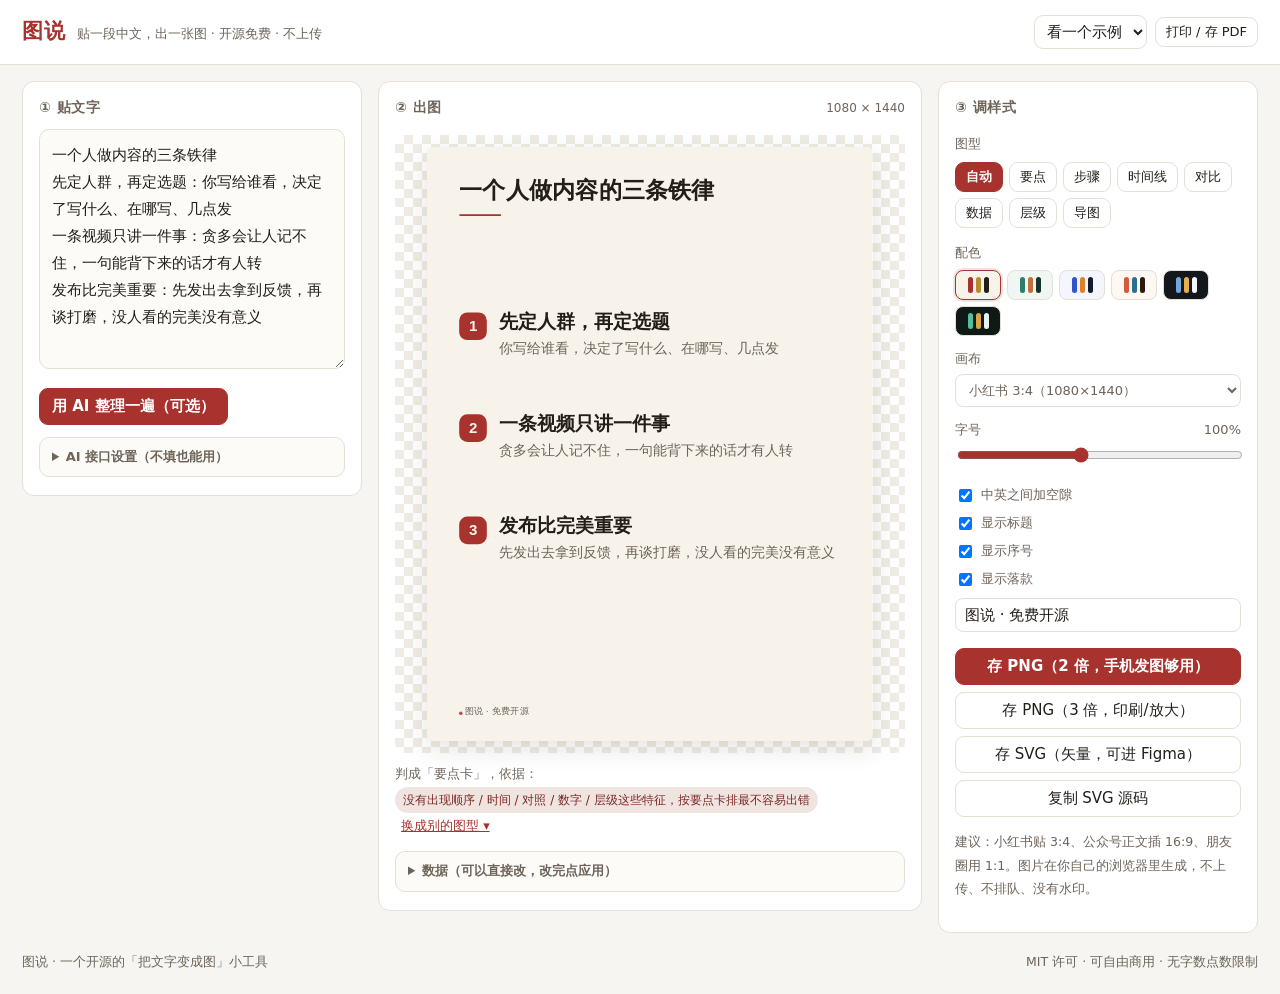
<file: index.html>
<!DOCTYPE html>
<html lang="zh-CN">
<head>
<meta charset="utf-8">
<meta name="viewport" content="width=device-width,initial-scale=1,viewport-fit=cover">
<title>图说 · 把一段中文变成一张图</title>
<meta name="description" content="贴一段中文，自动排成信息图：步骤流程、时间线、左右对比、数据卡、层级金字塔、思维导图。开源、免费、离线可用、无品牌水印。">
<link rel="icon" href="data:image/svg+xml,%3Csvg xmlns='http://www.w3.org/2000/svg' viewBox='0 0 32 32'%3E%3Crect width='32' height='32' rx='7' fill='%23A8322D'/%3E%3Ctext x='16' y='24' font-size='21' text-anchor='middle' fill='%23F7F3EA' font-family='sans-serif'%3E%E5%9B%BE%3C/text%3E%3C/svg%3E">
<link rel="stylesheet" href="assets/app.css">
</head>
<body>

<header class="顶栏">
  <div class="品牌">
    <span class="标">图说</span>
    <span class="释">贴一段中文，出一张图 · 开源免费 · 不上传</span>
  </div>
  <div class="顶右">
    <select id="示例" class="小选">
      <option value="">看一个示例</option>
    </select>
    <button id="打印" class="小钮">打印 / 存 PDF</button>
  </div>
</header>

<main class="三栏">

  <section class="栏">
    <h2 class="栏头">① 贴文字</h2>
    <textarea id="文字" class="文字框" spellcheck="false"
      placeholder="把草稿贴进来就行：&#10;· 一条视频的分步脚本&#10;· 报价或流程的要点&#10;· 一段带数字的月度总结&#10;&#10;第一行短句会被当成标题。"></textarea>

    <div class="行">
      <button id="ai结构化" class="主钮">用 AI 整理一遍（可选）</button>
    </div>
    <div id="AI提示" class="提示条" hidden></div>

    <details id="ai区" class="折叠">
      <summary>AI 接口设置（不填也能用）</summary>
      <p class="说明">不填 Key 时，图型靠内置的中文规则判断，一样能出图。填了就用模型直接整理成结构。</p>
      <label class="字段">接口地址
        <input id="ai地址" type="text" placeholder="https://api.deepseek.com/v1">
      </label>
      <label class="字段">模型
        <input id="ai模型" type="text" placeholder="deepseek-chat">
      </label>
      <label class="字段">API Key
        <input id="aiKey" type="password" placeholder="sk-...">
      </label>
      <p class="说明">只存在你自己浏览器的本地存储里，不会发给图说以外的地方；请求直接从浏览器发往你填的接口。国内的 DeepSeek、通义、智谱、魔搭都兼容这个格式。</p>
      <details class="折叠">
        <summary>看看发给模型的原话（可复核）</summary>
        <pre class="提示词">你是中文信息图编辑。把用户给的文字整理成一张信息图的数据，只输出 JSON。
字段：标题（≤16 字）、副标题、类型（要点/步骤/时间线/对比/数据/层级/导图）、
条目（标签 ≤12 字 + 说明 ≤40 字）、时间线加「时间」字段、
对比分左右两侧、数据只要「数值 + 单位 + 标签 + 备注」、导图给「中心 + 分支 + 子项」。
数字与单位一律保留原值，不四舍五入、不编造。</pre>
      </details>
    </details>
  </section>

  <section class="栏 预览栏">
    <div class="预览头">
      <h2 class="栏头">② 出图</h2>
      <span id="尺寸" class="尺寸"></span>
    </div>
    <div id="画布" class="画布"></div>
    <div id="提示" class="提示"></div>
    <div id="依据" class="依据"></div>
    <details class="折叠 数据区">
      <summary>数据（可以直接改，改完点应用）</summary>
      <textarea id="数据框" class="数据框" spellcheck="false"></textarea>
      <button id="应用数据" class="小钮">应用数据</button>
    </details>
  </section>

  <section class="栏">
    <h2 class="栏头">③ 调样式</h2>

    <div id="类型区" class="组">
      <span class="小标签">图型</span>
      <div id="类型条" class="条"></div>
    </div>

    <div class="组">
      <span class="小标签">配色</span>
      <div id="主题条" class="条"></div>
    </div>

    <label class="字段">画布
      <select id="比例"></select>
    </label>

    <label class="字段">字号 <span id="字号值" class="值">100%</span>
      <input id="字号" type="range" min="70" max="140" step="2" value="100">
    </label>

    <div class="勾选组">
      <label class="勾"><input type="checkbox" id="混排" checked> 中英之间加空隙</label>
      <label class="勾"><input type="checkbox" id="显示标题" checked> 显示标题</label>
      <label class="勾"><input type="checkbox" id="显示编号" checked> 显示序号</label>
      <label class="勾"><input type="checkbox" id="显示落款" checked> 显示落款</label>
    </div>
    <input id="落款" class="文字输入" type="text" value="图说 · 免费开源" placeholder="落款文字，留空即不显示">

    <div id="导出条" class="导出条">
      <button id="存PNG2" class="主钮">存 PNG（2 倍，手机发图够用）</button>
      <button id="存PNG3">存 PNG（3 倍，印刷/放大）</button>
      <button id="存SVG">存 SVG（矢量，可进 Figma）</button>
      <button id="复制SVG">复制 SVG 源码</button>
    </div>
    <p class="说明">建议：小红书贴 3:4、公众号正文插 16:9、朋友圈用 1:1。图片在你自己的浏览器里生成，不上传、不排队、没有水印。</p>
  </section>

</main>

<footer class="页脚">
  <span>图说 · 一个开源的「把文字变成图」小工具</span>
  <span>MIT 许可 · 可自由商用 · 无字数点数限制</span>
</footer>

<script src="assets/typography.js" charset="utf-8"></script>
<script src="assets/engine.js" charset="utf-8"></script>
<script src="assets/themes.js" charset="utf-8"></script>
<script src="assets/render.js" charset="utf-8"></script>
<script src="assets/export.js" charset="utf-8"></script>
<script src="assets/app.js" charset="utf-8"></script>
</body>
</html>
</file>
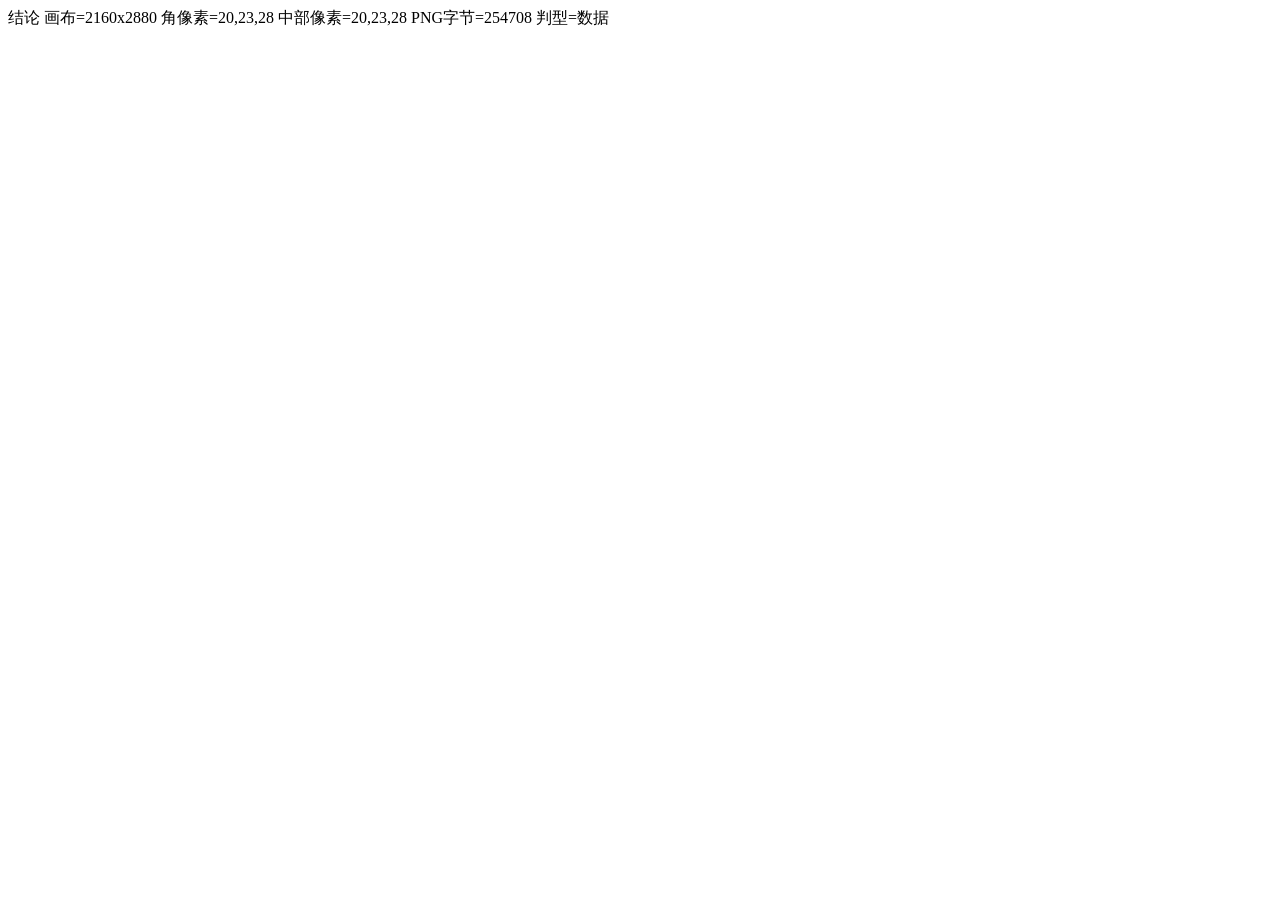
<file: tools/导出自检.html>
<!DOCTYPE html>
<html lang="zh-CN">
<head>
<meta charset="utf-8">
<title>图说 · 导出路径自检</title>
</head>
<body>
<!--
  这个页面不给人看，是给无头浏览器跑的：
  chrome --headless=new --dump-dom --virtual-time-budget=6000 tools/导出自检.html
  它真跑一遍「SVG → canvas → PNG」，把结果写在 #结论 里，用来确认导出这条路没坏。
-->
<div id="结论">运行中…</div>
<script src="../assets/typography.js" charset="utf-8"></script>
<script src="../assets/engine.js" charset="utf-8"></script>
<script src="../assets/themes.js" charset="utf-8"></script>
<script src="../assets/render.js" charset="utf-8"></script>
<script src="../assets/export.js" charset="utf-8"></script>
<script>
(async function () {
  const 输出 = document.getElementById('结论');
  try {
    const 文字 = '第一个月的数据\n新增粉丝 1200\n成交 38 单\n复购率 42%';
    const 数据 = window.图说引擎.结构化(文字, '自动');
    const 出 = window.图说渲染.渲染(数据, { 比例: '小红书 3:4', 主题: '夜幕', 落款: '导出自检' });
    const 画布 = await window.图说导出.svg转画布(出.svg, 2);
    const 笔 = 画布.getContext('2d');
    const 角 = 笔.getImageData(3, 3, 1, 1).data;
    const 中 = 笔.getImageData(Math.round(画布.width / 2), Math.round(画布.height * 0.1), 1, 1).data;
    const 块 = await new Promise((成) => 画布.toBlob((b) => 成(b), 'image/png'));
    输出.textContent = '结论 画布=' + 画布.width + 'x' + 画布.height
      + ' 角像素=' + 角[0] + ',' + 角[1] + ',' + 角[2]
      + ' 中部像素=' + 中[0] + ',' + 中[1] + ',' + 中[2]
      + ' PNG字节=' + (块 ? 块.size : 0)
      + ' 判型=' + 数据.类型;
  } catch (错) {
    输出.textContent = '结论 失败：' + 错.message;
  }
})();
</script>
</body>
</html>
</file>
<file: assets/app.css>
/* 图说 · 界面样式
 * 纸墨底色 + 朱红点缀，跟图里的配色是一套；UI 不抢内容的注意力。
 */

:root {
  --纸: #F6F5F1;
  --面: #FFFFFF;
  --墨: #231E18;
  --淡: #6E6459;
  --线: #E5E0D6;
  --主: #A8322D;
  --主浅: #F0E4E1;
  --字体: "Microsoft YaHei", "微软雅黑", "PingFang SC", "Hiragino Sans GB", "Source Han Sans SC", system-ui, sans-serif;
}

* { box-sizing: border-box; }

html, body {
  margin: 0;
  background: var(--纸);
  color: var(--墨);
  font-family: var(--字体);
  font-size: 15px;
  line-height: 1.7;
  -webkit-text-size-adjust: 100%;
}

button, input, select, textarea {
  font-family: inherit;
  font-size: inherit;
  color: inherit;
}

/* ---------- 顶栏 ---------- */

.顶栏 {
  display: flex;
  align-items: center;
  justify-content: space-between;
  gap: 12px;
  padding: 14px 22px;
  background: var(--面);
  border-bottom: 1px solid var(--线);
  position: sticky;
  top: 0;
  z-index: 9;
}

.品牌 { display: flex; align-items: baseline; gap: 10px; min-width: 0; }

.标 {
  font-size: 21px;
  font-weight: 700;
  letter-spacing: 0.06em;
  color: var(--主);
}

.释 { color: var(--淡); font-size: 13px; }

.顶右 { display: flex; align-items: center; gap: 8px; }

/* ---------- 三栏 ---------- */

.三栏 {
  display: grid;
  /* minmax(0, …) 不能省：写 1fr 时最小宽度是 min-content，
     里面 1080px 宽的 SVG 会把整栏撑破，手机上就横向溢出了 */
  grid-template-columns: minmax(0, 340px) minmax(0, 1fr) minmax(0, 320px);
  gap: 16px;
  padding: 16px 22px 8px;
  align-items: start;
}

.栏 {
  min-width: 0;
  background: var(--面);
  border: 1px solid var(--线);
  border-radius: 12px;
  padding: 14px 16px 18px;
}

.栏头 {
  margin: 0 0 10px;
  font-size: 14px;
  font-weight: 700;
  letter-spacing: 0.04em;
  color: var(--淡);
}

.预览栏 { position: sticky; top: 68px; }

.预览头 { display: flex; align-items: baseline; justify-content: space-between; }

.尺寸 { font-size: 12px; color: var(--淡); font-variant-numeric: tabular-nums; }

/* ---------- 输入 ---------- */

.文字框 {
  width: 100%;
  min-height: 240px;
  padding: 12px;
  border: 1px solid var(--线);
  border-radius: 10px;
  background: #FCFBF8;
  line-height: 1.8;
  resize: vertical;
}

.文字框:focus, .数据框:focus, input:focus, select:focus {
  outline: 2px solid var(--主浅);
  border-color: var(--主);
}

.行 { display: flex; gap: 8px; margin-top: 10px; flex-wrap: wrap; }

/* ---------- 按钮 ---------- */

button {
  padding: 8px 12px;
  border: 1px solid var(--线);
  border-radius: 9px;
  background: var(--面);
  cursor: pointer;
  transition: border-color .15s, background .15s;
}

button:hover { border-color: var(--主); }

.主钮 {
  background: var(--主);
  border-color: var(--主);
  color: #FFF;
  font-weight: 600;
}

.主钮:hover { background: #932B26; }

.小钮 { padding: 5px 10px; font-size: 13px; }

.小钮.选中 {
  background: var(--主);
  border-color: var(--主);
  color: #FFF;
  font-weight: 600;
}

.链接钮 {
  border: 0;
  background: none;
  padding: 0 0 0 6px;
  color: var(--主);
  text-decoration: underline;
}

.小选 { padding: 6px 8px; border: 1px solid var(--线); border-radius: 9px; background: var(--面); }

/* ---------- 画布 ---------- */

.画布 {
  min-width: 0;
  margin-top: 6px;
  padding: 12px;
  border-radius: 10px;
  background:
    linear-gradient(45deg, #EFECE5 25%, transparent 25%, transparent 75%, #EFECE5 75%),
    linear-gradient(45deg, #EFECE5 25%, transparent 25%, transparent 75%, #EFECE5 75%);
  background-size: 18px 18px;
  background-position: 0 0, 9px 9px;
  display: flex;
  justify-content: center;
  align-items: flex-start;
  min-height: 220px;
}

.画布 svg {
  max-width: 100%;
  max-height: 66vh;
  width: auto;
  height: auto;
  border-radius: 6px;
  box-shadow: 0 8px 26px rgba(35, 30, 24, .12);
}

.空状态 {
  color: var(--淡);
  text-align: center;
  padding: 60px 20px;
  line-height: 2;
  font-size: 14px;
}

.提示 { color: var(--主); font-size: 13px; margin-top: 8px; }

.依据 {
  font-size: 13px;
  color: var(--淡);
  margin-top: 8px;
  line-height: 2;
}

.点子 {
  display: inline-block;
  margin: 0 6px 0 0;
  padding: 1px 8px;
  border-radius: 20px;
  background: var(--主浅);
  color: #7A2723;
  font-size: 12px;
}

/* ---------- 折叠区 ---------- */

.折叠 {
  margin-top: 12px;
  border: 1px solid var(--线);
  border-radius: 10px;
  padding: 8px 12px;
  background: #FCFBF8;
}

.折叠 > summary { cursor: pointer; font-size: 13px; color: var(--淡); font-weight: 600; }

.折叠 .折叠 { background: var(--面); }

.说明 { font-size: 12.5px; color: var(--淡); line-height: 1.9; }

.提示词 {
  white-space: pre-wrap;
  font-size: 12px;
  color: var(--淡);
  background: var(--面);
  border: 1px solid var(--线);
  border-radius: 8px;
  padding: 10px;
  margin: 8px 0 0;
}

.提示条 { margin-top: 10px; font-size: 13px; color: var(--主); }

/* ---------- 字段 ---------- */

.字段 { display: block; margin-top: 12px; font-size: 13px; color: var(--淡); }

.字段 input[type=text], .字段 input[type=password] {
  display: block;
  width: 100%;
  margin-top: 4px;
  padding: 7px 9px;
  border: 1px solid var(--线);
  border-radius: 8px;
  background: var(--面);
}

.字段 select {
  display: block;
  width: 100%;
  margin-top: 4px;
  padding: 7px 9px;
  border: 1px solid var(--线);
  border-radius: 8px;
  background: var(--面);
}

.字段 input[type=range] { width: 100%; margin-top: 6px; accent-color: var(--主); }

.值 { float: right; font-variant-numeric: tabular-nums; }

.组 { margin-top: 14px; }

.小标签 { display: block; font-size: 13px; color: var(--淡); margin-bottom: 6px; }

.条 { display: flex; flex-wrap: wrap; gap: 6px; }

.勾选组 { margin-top: 14px; display: flex; flex-direction: column; gap: 6px; }
.勾 { font-size: 13px; color: var(--淡); display: flex; align-items: center; gap: 6px; }

.文字输入 {
  width: 100%;
  margin-top: 8px;
  padding: 7px 9px;
  border: 1px solid var(--线);
  border-radius: 8px;
}

.色块 {
  width: 46px;
  height: 30px;
  padding: 0;
  border-radius: 8px;
  display: flex;
  align-items: center;
  justify-content: center;
  gap: 3px;
  overflow: hidden;
}

.色块 span { width: 5px; height: 16px; border-radius: 3px; }

.色块.选中 { border-color: var(--主); box-shadow: 0 0 0 2px var(--主浅); }

.导出条 { margin-top: 16px; display: grid; gap: 7px; }

.数据框 {
  width: 100%;
  min-height: 150px;
  margin: 6px 0 8px;
  padding: 10px;
  border: 1px solid var(--线);
  border-radius: 8px;
  background: var(--面);
  font-family: "Cascadia Mono", Consolas, Menlo, monospace;
  font-size: 12.5px;
  line-height: 1.6;
}

/* ---------- 页脚 ---------- */

.页脚 {
  display: flex;
  justify-content: space-between;
  gap: 12px;
  flex-wrap: wrap;
  padding: 10px 22px 22px;
  color: var(--淡);
  font-size: 12.5px;
}

/* ---------- 纯净模式（投屏 / 截图 / 只想要图） ---------- */

body.纯净 .顶栏, body.纯净 .栏:not(.预览栏), body.纯净 .页脚,
body.纯净 .预览头, body.纯净 .依据, body.纯净 .提示, body.纯净 .数据区 { display: none; }

body.纯净 .三栏 { grid-template-columns: 1fr; padding: 0; gap: 0; }
body.纯净 .栏 { border: 0; border-radius: 0; padding: 0; background: none; }
body.纯净 .画布 { padding: 0; margin: 0; background: none; border-radius: 0; min-height: 0; }
body.纯净 .画布 svg { max-width: none; max-height: none; width: 100vw; height: 100vh; border-radius: 0; box-shadow: none; }
body.纯净 .预览栏 { position: static; }

/* ---------- 窄屏 ---------- */

@media (max-width: 1080px) {
  .三栏 { grid-template-columns: minmax(0, 1fr); padding: 12px; }
  .预览栏 { position: static; }
  .画布 svg { max-height: 58vh; }
  .释 { display: none; }
  .顶栏 { padding: 12px 14px; }
  .顶右 { flex-wrap: wrap; justify-content: flex-end; }
}

@media print {
  .顶栏, .栏:not(.预览栏), .页脚, #依据, #提示, .数据区, .预览头 { display: none; }
  .三栏 { grid-template-columns: 1fr; padding: 0; }
  .栏, .画布 { border: 0; padding: 0; background: none; }
  .画布 svg { max-height: none; width: 100%; box-shadow: none; }
}
</file>
